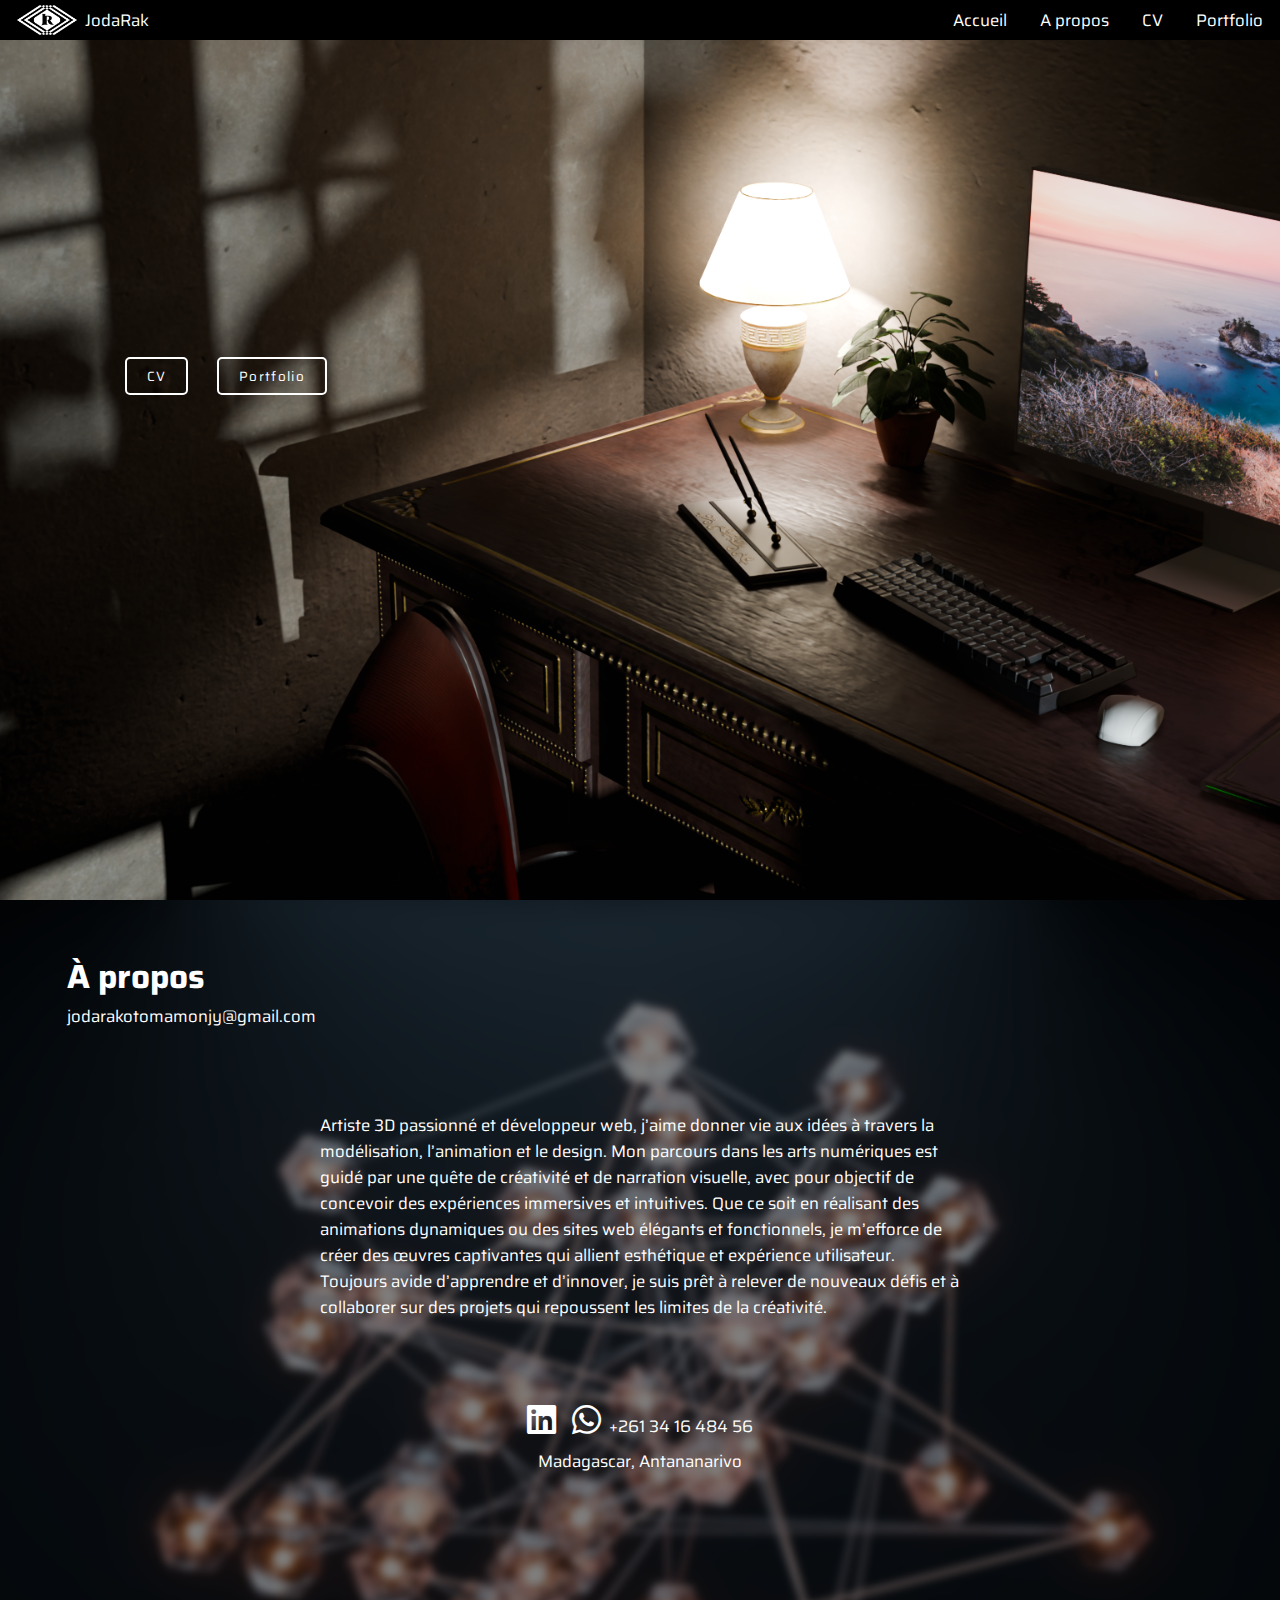
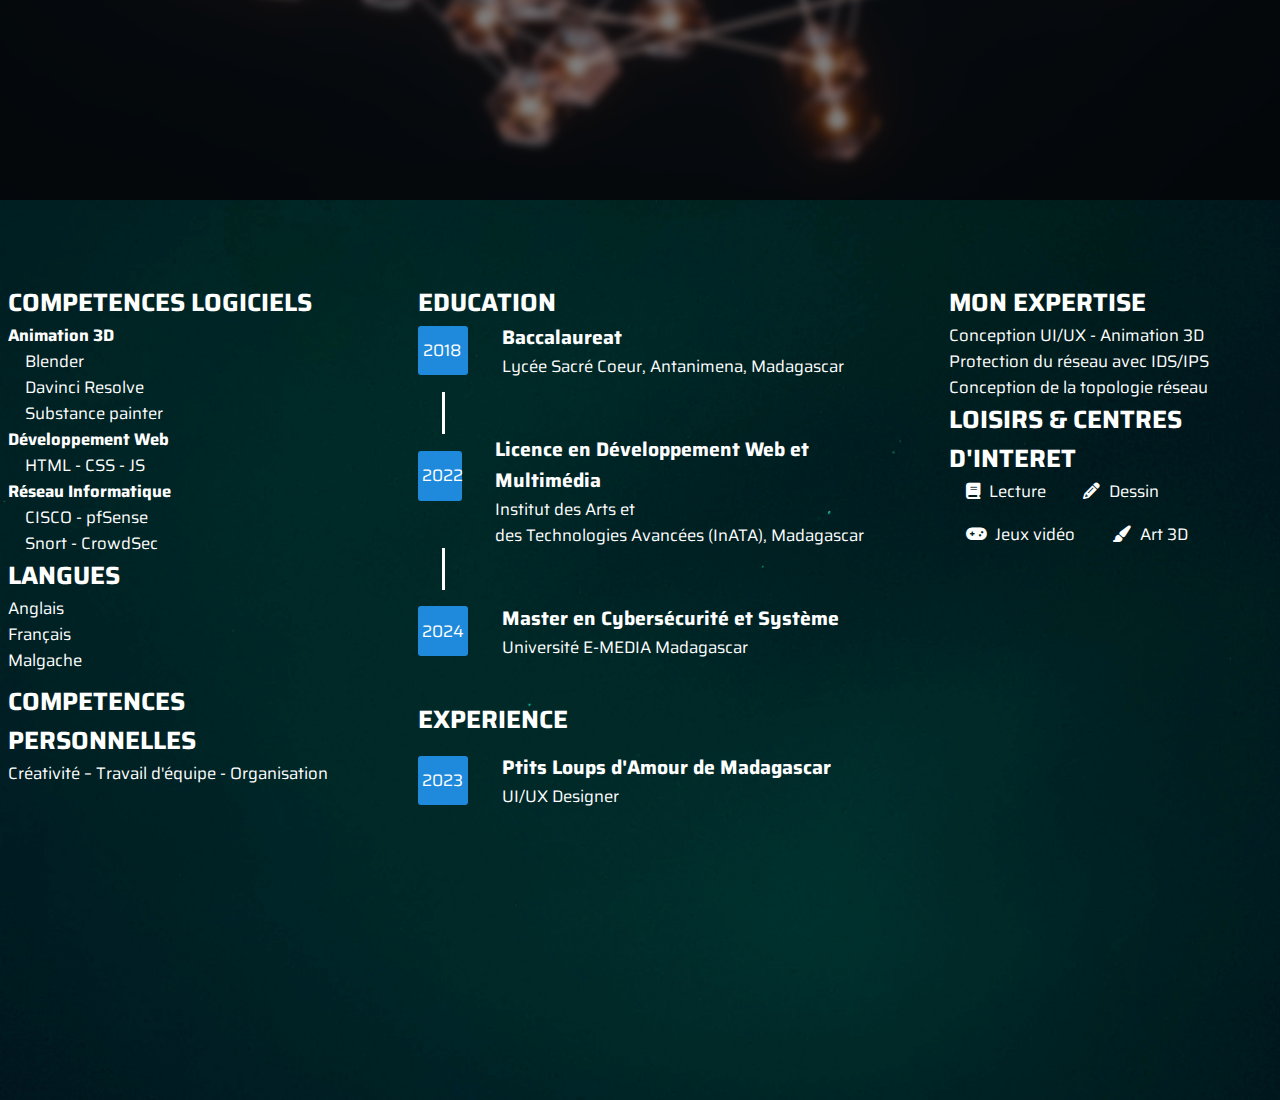
<file: index.html>
<!DOCTYPE html>
<html lang="en">
<head>
    <meta charset="UTF-8">
    <meta name="viewport" content="width=device-width, initial-scale=1.0">
    <title>Portfolio</title>

    <!-- FONT AWESOME -->
    <link rel="stylesheet" href="https://cdnjs.cloudflare.com/ajax/libs/font-awesome/6.7.2/css/all.min.css" integrity="sha512-Evv84Mr4kqVGRNSgIGL/F/aIDqQb7xQ2vcrdIwxfjThSH8CSR7PBEakCr51Ck+w+/U6swU2Im1vVX0SVk9ABhg==" crossorigin="anonymous" referrerpolicy="no-referrer" />

    <!-- FONTS -->
    <link href="https://fonts.googleapis.com/css2?family=Saira:ital,wght@0,100..900;1,100..900&display=swap" rel="stylesheet">

    <!-- STYLESHEESH -->
    <link rel="stylesheet" href="CSS/index.css">
    <link rel="stylesheet" href="CSS/responsive.css">
    <link rel="icon" href="IMG/favicon.png" type="image/x-icon">
</head>
<body>
    <header>
        <nav>
            <ul class="sidebar">
                <li onclick=hideSideBar()><a href=""><i class="fa fa-window-close fa-2x" aria-hidden="true"></i></a></li>
                <li class="btn active"><a href="#hero">Accueil</a></li>
                <li class="btn"><a href="#about">A propos</a></li>
                <li class="btn"><a href="#resume">CV</a></li>
                <li class="btn"><a href="portfolio_fr.html">Portfolio</a></li>

            </ul>
            <ul>
                <li id="logo"> <img src="IMG/White-logo.png" alt="" height="30px">&nbsp;&nbsp;JodaRak</li>
                <li class="hideOnMobile"><a href="#hero">Accueil</a></li>
                <li class="hideOnMobile"><a href="#about">A propos</a></li>
                <li class="hideOnMobile"><a href="#resume">CV</a></li>
                <li onclick="redirectToFrenchPage()" class="hideOnMobile" ><a href="portfolio_fr.html">Portfolio</a></li>
                <li class="menu-btn" onclick=showSideBar()><a href="#"><i class="fa-solid fa-bars"></i></a></li>
            </ul>
        </nav>
    </header>

    <div class="section hero" id="hero">
        <div class="content">
            <div class="name">
                <li id="weight-normal">JODA</li>
                <li id="weight-bold">RAKOTOMAMONJY</li>
                <li id="weight-light">Artiste 3D / Développeur Web</li>
            </div>
            <div class="btn-home-page">
                <button id="btn-resume"><a href="#resume">CV</a></button>
                <button id="btn-portfolio"><a href="portfolio_fr.html">Portfolio</a></button>
            </div>
        </div>
    </div>

    <div class="section about" id="about">
        <div class="content-about">
            <div class="about">
                <h1>À propos</h1>
                <span>jodarakotomamonjy@gmail.com</span>
                <p>Artiste 3D passionné et développeur web, j’aime donner vie aux idées à travers la modélisation, l’animation et le design. Mon parcours dans les arts numériques est guidé par une quête de créativité et de narration visuelle, avec pour objectif de concevoir des expériences immersives et intuitives.

                    Que ce soit en réalisant des animations dynamiques ou des sites web élégants et fonctionnels, je m’efforce de créer des œuvres captivantes qui allient esthétique et expérience utilisateur. Toujours avide d’apprendre et d’innover, je suis prêt à relever de nouveaux défis et à collaborer sur des projets qui repoussent les limites de la créativité.</p>

                <div class="contact">
                    <div class="fb">
                        <a href="https://www.linkedin.com/in/joda-a-rakotomamonjy-144389242/">
                            <i class="fa-brands fa-linkedin fa-2x"></i>
                        </a>
                    </div>
                    <div class="whatsapp">
                        <i class="fab fa-whatsapp fa-2x">
                            <span>+261 34 16 484 56</span>
                        </i>
                    </div>    
                </div>
                <div class="location">
                    <span>Madagascar, Antananarivo</span>
                </div>
            </div> 
        </div>
    </div>

    <div class="section resume" id="resume">
        <div class="content-resume">
            <div class="software-skills">
                <h2 onclick="toggleContent()" id="activebtn-skills">COMPETENCES LOGICIELS</h2>
                <div class="contentSkills" id="contentSkills">
                    <h4>Animation 3D</h4>
                    <ul>
                        <li>Blender</li>
                        <li>Davinci Resolve</li>
                        <li>Substance painter</li>
                    </ul>
                      
                    <h4>Développement Web</h4>
                    <ul><li>HTML - CSS - JS </li></ul>
                        
                    <h4>Réseau Informatique</h4>
                    <ul>
                        <li>CISCO - pfSense </br>Snort - CrowdSec
                        </li>
                    </ul>
                    <div class="language" >
                        <h2>LANGUES</h2>
                        <ul>
                            <li>Anglais</li>
                            <li>Français</li>
                            <li>Malgache</li>
                        </ul>
                    </div>
                    <div class="skills">
                        <h2>COMPETENCES <br?>PERSONNELLES</h2>
                        <ul>
                            <li>Créativité – Travail d'équipe - Organisation</li>
                        </ul>
                    </div>
                </div>       
            </div>
            <div class="container-experience">
                <div class="education">
                    <h2 onclick="toggleContentEdu()" id="activebtn-edu">EDUCATION</h2>
                    <div class="content-edu" id="content-edu">
                        <div class="edu-list">
                            <div class="high-school">
                                <div class="square">
                                    <span>2018</span>
                                </div>
                                <div class="high-school-title">
                                    <h3>Baccalaureat</h3>
                                    <p>Lycée Sacré Coeur, Antanimena, Madagascar</p>
                                </div> 
                            </div>
                            <div class="white-bar"></div>
                            <div class="bachelor-dg">
                                <div class="square">
                                    <span>2022</span>
                                </div>
                                <div class="bachelor-title">
                                    <h3>Licence en Développement Web et Multimédia</h3>
                                    <p>Institut des Arts et</br> des Technologies Avancées (InATA), Madagascar</p>
                                </div>
                            </div>
                            <div class="white-bar"></div>
                            <div class="master-degree">
                                <div class="square">
                                    <span>2024</span>
                                </div>
                                <div class="master-title">
                                    <h3>Master en Cybersécurité et Système</h3>
                                    <p>Université E-MEDIA Madagascar</p>
                                </div>
                                
                            </div>
                        </div>
                        <div class="experience">
                            <h2>EXPERIENCE</h2>
                            <div class="ptit-loup">
                                <div class="square">
                                    <span>2023</span>
                                </div>
                                <div class="exp-web">
                                    <h3>Ptits Loups d'Amour de Madagascar</h3>
                                    <p>UI/UX Designer</p>
                                </div>  
                            </div>
                        </div>
                    </div>
                </div>
            </div>
            <div class="container-creation">
                <div class="creation">
                    <h2 onclick="toggleContentWhatCanIdo()" id="activebtn-creation">MON EXPERTISE</h2>
                    <div class="content-do" id="content-do">
                        <span>Conception UI/UX - Animation 3D</br>Protection du réseau avec IDS/IPS </br>Conception de la topologie réseau
                        </span>
                        <div class="container-hobbies">
                            <h2>LOISIRS & CENTRES D'INTERET</h2>
                            <div class="reading-drawing">
                                <span><i class="fa-solid fa-book"></i>Lecture
                                </span>
                                <span><i class="fa-solid fa-pencil"></i>Dessin
                                </span>
                            </div>
                            <div class="gaming-3D">
                                <span><i class="fa-solid fa-gamepad"></i>Jeux vidéo
                                </span>
                                <span><i class="fa-solid fa-paintbrush"></i>Art 3D 
                                </span>
                            </div>
                        </div>
                    </div> 
                </div>    
            </div>
        </div>
    </div>
    <script src="JS/index.js"></script>
</body>
</html>
</file>
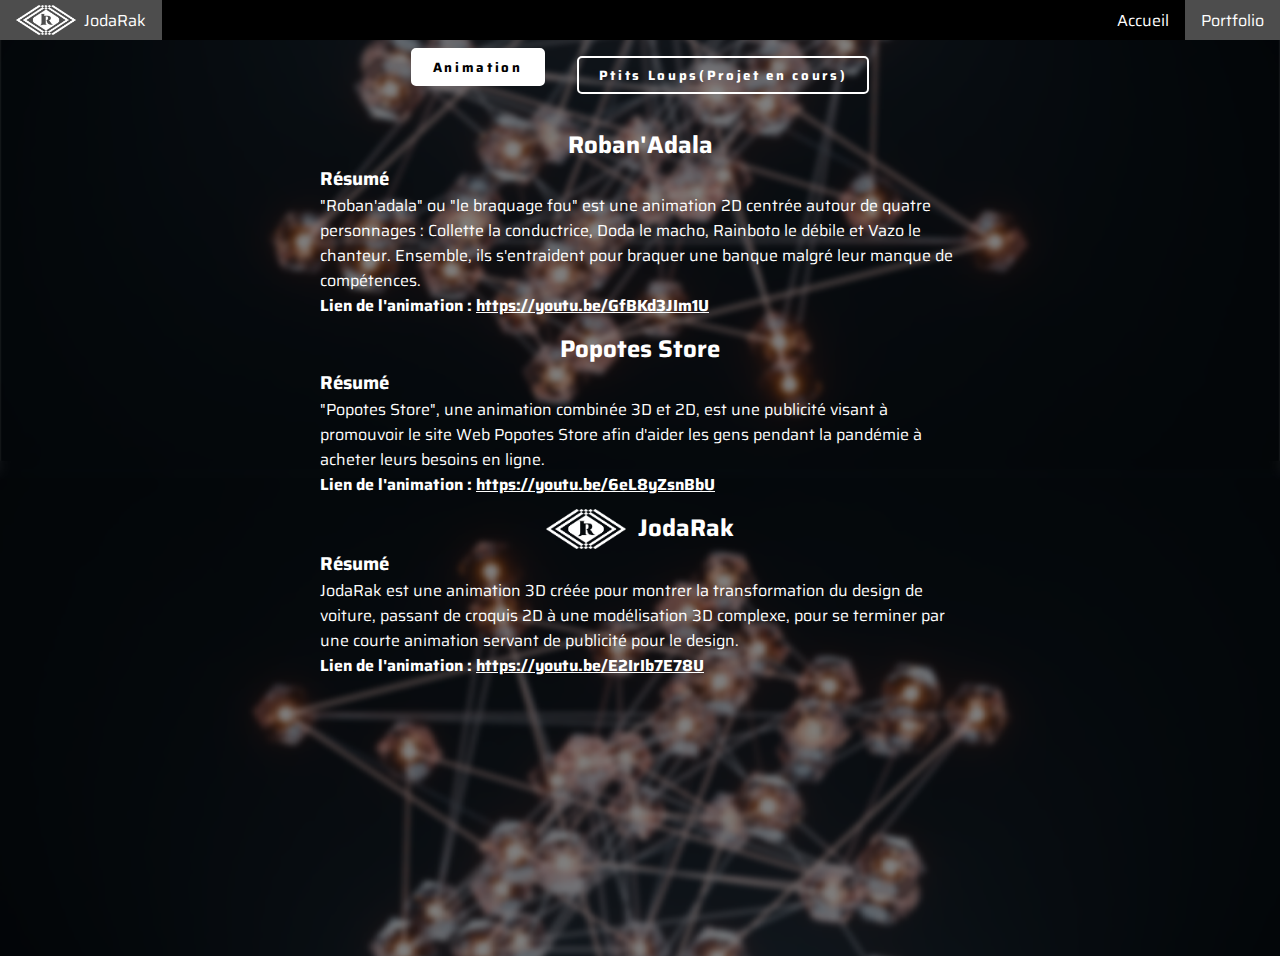
<file: portfolio_fr.html>
<!DOCTYPE html>
<html lang="en">
<head>
    <meta charset="UTF-8">
    <meta name="viewport" content="width=device-width, initial-scale=1.0">
    <title>Portfolio</title>

    <!-- FONT AWESOME -->
    <link rel="stylesheet" href="https://cdnjs.cloudflare.com/ajax/libs/font-awesome/6.7.2/css/all.min.css" integrity="sha512-Evv84Mr4kqVGRNSgIGL/F/aIDqQb7xQ2vcrdIwxfjThSH8CSR7PBEakCr51Ck+w+/U6swU2Im1vVX0SVk9ABhg==" crossorigin="anonymous" referrerpolicy="no-referrer" />

    <!-- FONTS -->
    <link href="https://fonts.googleapis.com/css2?family=Saira:ital,wght@0,100..900;1,100..900&display=swap" rel="stylesheet">

    <!-- STYLESHEESH -->
    <link rel="stylesheet" href="CSS/portfolio.css">
    <link rel="stylesheet" href="CSS/responsive.css">
</head>
<body>
    <header>
        <nav>
            <ul class="sidebar">
                <li onclick=hideSideBar()><a href=""><i class="fa fa-window-close fa-2x" aria-hidden="true"></i></a></li>
                <li class="mobile-anim"><a href="index.html">Home</a></li>
                <li class="mobile-anim active"><a href="#portfolio">Portfolio</a></li>

            </ul>
            <ul>
                <li><a href="#"><img src="IMG/White-logo.png" alt="" height="30px">&nbsp;&nbsp;JodaRak</a></li>
                <li class="hideOnMobile"><a href="index.html">Accueil</a></li>
                <li class="hideOnMobile active"><a href="#portfolio">Portfolio</a></li>
                <li class="menu-btn" onclick=showSideBar()><a href="#"><i class="fa-solid fa-bars"></i></a></li>
            </ul>
        </nav>
    </header>

    <!--CONTENT-->
    <div class="main-div">
        <div class="nav-btn">
            <button class="btnNav activeNav" id="btn-3D-anim" >Animation</button>
                <a href="Ptits-loup/index.html">
                    <button class="btnNav" id="btn-website"> Ptits Loups(Projet en cours)
                    </button>
                </a>
        </div> 
        <div class="content-div">
            <div class="anim-2D">
                <div class="roban-adala">
                    <h2>Roban'Adala</h2>
                    <h3>Résumé</h3>
                    <div class="heist-anim">
                        <span>"Roban'adala" ou "le braquage fou" est une animation 2D centrée autour de quatre personnages : Collette la conductrice, Doda le macho, Rainboto le débile et Vazo le chanteur. Ensemble, ils s'entraident pour braquer une banque malgré leur manque de compétences.</span>
                    </div>
                    <span id="highlight">Lien de l'animation : <a href="https://youtu.be/GfBKd3JIm1U" target="_blank">https://youtu.be/GfBKd3JIm1U</a></span>
                </div>
                <div class="ad">
                    <h2>Popotes Store</h2>
                    <h3>Résumé</h3>
                    <div class="ad-sum">
                        <span>"Popotes Store", une animation combinée 3D et 2D, est une publicité visant à promouvoir le site Web Popotes Store afin d'aider les gens pendant la pandémie à acheter leurs besoins en ligne.</span>
                    </div>
                    <span id="highlight">Lien de l'animation : <a href="https://youtu.be/6eL8yZsnBbU" target="_blank">https://youtu.be/6eL8yZsnBbU</a></span>
                </div>
            </div> 
            <div class="anim-3D">
                <div class="jodarak">
                    <h2><img src="IMG/White-logo.png" alt="" height="40px">&nbsp;&nbsp;JodaRak</h2>
                    <h3>Résumé</h3>
                    <div class="ad-sum">
                        <span>JodaRak est une animation 3D créée pour montrer la transformation du design de voiture, passant de croquis 2D à une modélisation 3D complexe, pour se terminer par une courte animation servant de publicité pour le design.</span>
                    </div>        
                    <span id="highlight">Lien de l'animation : <a href="https://youtu.be/E2IrIb7E78U" target="_blank">https://youtu.be/E2IrIb7E78U</a></span>
                </div>
            </div>
        </div>
    </div>
    <script src="JS/index.js"></script>
</body>
</html>
</file>
<file: CSS/index.css>
@import url('https://fonts.googleapis.com/css2?family=Saira:wght@400;700&display=swap');
*{
    margin: 0;
    padding: 0;
    font-family: 'Saira', serif;
    color: white;
}

html{
    scroll-behavior: smooth;
    font-size: clamp(.5rem, 1.3vw, 3rem);
}

body{
    min-height: 100vh;
}
/*NAVBAR*/
    nav{
        background-color: black;
        position: fixed;
        width: 100%;
        z-index: 999;
        top: 0;
    }

    nav ul{
        display: flex;
        justify-content: flex-end;
        list-style: none;
        align-items: center;
    }

    nav ul li{
        height: 40px;
        display: flex;
        align-items: center;
    }

    nav #logo{
        padding-left: 1em;
    }

    nav ul li a{
        text-decoration: none;
        padding: 0em 1em;
        height: 100%;
        display: flex;
        align-items: center;
        transition: .5s all ease;
    }

    nav ul li a:hover{
        background-color: rgb(77, 77, 77);  
    }

    nav li:first-child{
        margin-right: auto;
    }

    .sidebar{
        position: fixed;
        top: 0;
        right: 0; 
        height: 100vh;
        width: 250px;
        z-index: 999;
        background-color: rgba(0, 0, 0, 0.468);
        display: none;
        flex-direction: column;
        align-items: flex-start;
        justify-content: flex-start;
        backdrop-filter: blur(5px);
    }

    .sidebar li{
        width: 100%;
    }

    .sidebar li a{
        width: 100%;
    }

    .menu-btn{
        display: none;
    }

    .active{
        background-color: rgb(77, 77, 77);  
    }
    
/*HERO SECTION*/
    .hero{
        width: 100%;
        height: 100vh;
        background-image: url("../IMG/Hero-image.png")!important;
        background-size: cover;
        background-position: center;
        background-repeat: no-repeat;
    }

     .section .content{
        max-width: 90%;
        font-size: .5rem; 
        padding-top: 30em;
        padding-left: 15em;
    }

    .section .content .name{
        color: white;
        animation: fadeIn 1s ease forwards;
        opacity: 0;
    }
     @keyframes fadeIn {
        0% {
            opacity: 0;
            transform: translateY(20px);
          }
          100% {
            opacity: 1;
            transform: translateY(0);
          }    
     }
     
    .name li{
        list-style: none;
        margin: 0;
        
    }

    .name #weight-normal{
        font-family: 'Saira', serif;
        font-weight: 400;
        font-size: 3rem;
        line-height: .7em;

    }

    .name #weight-bold{
        font-family: 'Saira', serif;
        font-weight: 900;
        font-size: 2.5rem;
        line-height: .9em;
        font-size: 3rem;
    }

    .name #weight-light{
        font-family: 'Saira', serif;
        font-weight: 200;
        font-size: 1rem;
        letter-spacing: .2em;
        line-height: .9em;
    }

    .btn-home-page{
        margin-top: 1.5em;
        font-family: 'Saira', serif;
        font-weight: 400;
       
    }

    .btn-home-page button{
        padding: .5em 1.5em;
        background: none;
        border: none;
        cursor: pointer;
        transition: all .5s ease;
        
    }

    .btn-home-page button a{
        text-decoration: none;
    }

    .btn-home-page #btn-resume{
        margin-right: 2em;
    }

    .btn-home-page #btn-resume, #btn-portfolio{
        border: solid white 2px;
        border-radius: 5px;
        letter-spacing: .1em;
    }

    .btn-home-page button:hover{
        transform: translateY(-5px);
        color: black !important;
    }


/*ABOUT SECTION*/
    .about{
        width: 100%;
        height: 100vh;
        background-image: url('../IMG/Img-about.png')!important;
        background-size: cover;
        background-position: center;
        background-repeat: no-repeat;
    }

    .section .content-about .about{
        padding-top: 3em;
    }

    .about h1{
        padding: 0;
        margin: 0;
        margin-left: 2em;
    }

    .about span{
        margin-left: 4em;
    }

    .about p{
        margin-top: 5em;
        width: 80%;
        margin-left: auto;
        margin-right: auto;
    }

    .about .contact{
        display: flex;
        margin-top: 5em;
        justify-content: center;
        gap: 1em;
    }

    .about .contact .whatsapp a{
        text-decoration: none;
        align-items: center;
    }



    .about .contact .whatsapp span{
        margin: 0;
        font-size: 1rem;
    }

    .about .location{
        text-align: center;
        margin-top: .5em;
    }

    .about .location span{
        margin: 0;

    }

/*RESUME SECTION*/   
    .resume{
        width: 100%;
        height: 100vh;
        background-image: url('../IMG/Img-resume.jpg')!important;
        background-size: cover;
        background-position: center;
        background-repeat: no-repeat;
    }

    .content-resume{
        padding-top: 5em;
        padding-right: .5em;
        padding-left: .5em;
        display: flex;
        gap: 5em;
        justify-content: center;
    }

    .software-skills ul{
        list-style: none;
        margin: 0;
        padding:  0em 1em;
    }

    .software-skills h4{
        margin: 0;
        padding: 0;
    }

    .language{
        font-family: 'Saira', serif;
        margin-bottom: .5em;
    }

    .language h2{
        margin: 0;
    }

    .language ul {
        list-style: none;
        margin: 0;
        padding: 0;
    }

    .high-school{
        display: flex;
        margin-bottom: .8em;
    }

    .high-school .high-school-title{
        margin-left: 2em;
    }

    .high-school .high-school-title h3,.high-school .high-school-title p {
        margin: 0;
        padding: 0;

    } 
    .high-school .square{
        background-color: rgb(31, 138, 219);
        width:3em;
        height: 3em;
        border-radius: 3px;
        margin-top: .2em;
    }

    .high-school .square span{
        position: relative;
        top: 23%;
        left: 10%;
    }
/*HIGH SCHOOL*/
.white-bar{
        background-color: white;
        width: .2em;
        height: 2.5em;
        margin-left: 1.4em;
    }

/*BACHELOR DEGREE*/
    .bachelor-dg{
        display: flex;
    }

    .bachelor-dg .square{
        background-color: rgb(31, 138, 219);
        width:3em;
        height: 3em;
        border-radius: 3px;
        margin-top: 1em;   
    }

    .bachelor-dg .square span{
        position: relative;
        top: 23%;
        left: 8%;
    }

    .bachelor-dg .bachelor-title{
        margin-left: 2em;
    }

    .bachelor-dg .bachelor-title h3, .bachelor-dg .bachelor-title p{
        padding: 0;
        margin: 0;
    }

/*BACHELOR DEGREE*/
/*MASTER DEGREE*/
    .master-degree{
        display: flex;
    }

    .master-degree .square{
        background-color: rgb(31, 138, 219);
        width:3em;
        height: 3em;
        border-radius: 3px;
        margin-top: 1em;
    }

    .master-degree .square span{
        position: relative;
        top: 23%;
        left: 8%;
    }

    .master-degree .master-title{
        margin-left: 2em;
        margin-top: .8em;
    }

    .master-degree .master-title h3, .master-degree .master-title p{
        margin: 0;
        padding: 0;
    }

/*EXPERIENCE*/
    .experience{
        margin-top: 2.4em;
    }

    .container-experience .experience .ptit-loup{
        display: flex;
    }

    .container-experience .experience .ptit-loup h3, .container-experience .experience .ptit-loup p{
        margin: 0;
        padding: 0;
    }

    .container-experience .experience .ptit-loup .exp-web{
        margin-left: 2em;
        margin-top: .8em;
    }

    .ptit-loup .square{
        background-color: rgb(31, 138, 219);
        width:3em;
        height: 3em;
        border-radius: 3px;
        margin-top: 1em;
    }

    .ptit-loup .square span{
        position: relative;
        top: 23%;
        left: 8%;
    }


/*PERSONAL SKILLS*/ 
    .skills{
        font-family: 'Saira', serif;
    }

    .skills h2{
        margin: 0;
    }

    .skills ul{
        margin: 0;
        list-style: none;
        padding: 0;
    }

/*CREATION*/
    .container-creation{
        font-family: 'Saira', serif;
    }

/*WHAT CAN I DO SECTION*/

    .container-creation .container-hobbies .reading-drawing {
        margin-bottom: 1em;
    }

    .container-creation .container-hobbies .reading-drawing span{
        padding: .5em;
        margin: .5em;
    }  
    
    .container-creation .container-hobbies .reading-drawing .fa-book{
        padding-right: .5em;
    }

    .container-creation .container-hobbies .reading-drawing .fa-pencil{
        padding-right: .5em;
    }

    .container-creation .container-hobbies .gaming-3D span{
        padding: .5em;
        margin: .5em;
    }

    .container-creation .container-hobbies .gaming-3D .fa-gamepad{
        padding-right: .5em;
    }

    .container-creation .container-hobbies .gaming-3D .fa-paintbrush{
        padding-right: .5em;
    }
</file>
<file: CSS/responsive.css>
@media (max-width:500px){
    .hideOnMobile{
        display: none !important;
        font-size: 1rem;
    }
    .main-div{
        padding: 0em 2em;
        padding-bottom: 2em;
    }
    
    .main-div .content-div{
        width: 100%;
    }

    .menu-btn{
        display: block;
    }

    /*BUTTON PORTFOLIO*/
    .main-div .nav-btn button{
        padding: .5em;
    }

    /*HERO SECTION*/
    .section .content{
        font-size: .5rem; 
        padding-top: 5em;
        padding-left: 2em;

    }

    .name #weight-normal{
        font-size: 2rem; 
    }

    .name #weight-bold{
        font-size: 2rem; 
    }

    .name #weight-light{
        font-size: .9rem; 
    }

    .hero{
        height: 100vh;
    }

    /*ABOUT*/
    .about{
        height: 100vh;
    }

    .about .contact{
        margin-top: 2em;
    }

    .about .location{
        padding-bottom: 3em;
    }

    /*RESUME*/
    .resume{
        height: 100vh;
    }
}

@media (max-width:768px){
  /*HERO SECTION*/
    .section .content{
        max-width: 90%;  
        padding-top: 35em;
        padding-left: 2em;
    }

    .about{
        height: auto;
    }
}

@media (min-width:1200px){
    .about p{
        width: 50%;
    }

    .about{
        height: 100vh;
    }
}

@media(max-width:1024px){
    .resume{
        min-height:100vh;
        overflow: auto;
    }

    html{
        font-size: clamp(.5rem, 1.3vw, 3rem);
    }

    .content-resume{
        display: flex;
        flex-direction: column;
        align-items: center;
        padding-top: 10em;
        gap: 3em;
    }

    .content-resume .contianer-experience{
        padding-top: -2em;
    }

    .content-resume .software-skills {
        text-align: center;
    }

    .content-resume .software-skills .language h2{
        border: unset;
        cursor: unset;
    }

    .content-resume .software-skills .skills h2{
        border: unset;
        cursor: unset;
    }



     /*WHAT CAN I DO*/
     .content-resume .container-creation .creation {
        text-align: center;
    }

    .content-resume .container-creation .creation .content-do{
        height: 0;
        overflow-y: hidden;
    }

     /*HIDE-SHOW CONTENT*/
     .content-resume .software-skills .contentSkills{
        height: 0;
        overflow-y: hidden;
        opacity: 0;  
    }

    .content-resume .software-skills #activebtn-skills{
        cursor: pointer;
        border: white 2px solid;
        border-radius: 5px;
        margin-bottom: 1em;

    }
    .content-resume .container-experience .education h2{
        text-align: center;
    }

    .content-resume .container-experience .education #activebtn-edu{
        text-align: center;
        cursor: pointer;
        border: white 2px solid;
        margin-right: auto;
        margin-left: auto;
        width: 270px;
        border-radius: 5px;
        margin-bottom: 1em;
    }

    .content-resume .container-experience .experience h2{
        border: unset;
        cursor: unset;
    }
       .creation .content-do .container-hobbies h2{
        border: unset;
        cursor: unset;
    }


    .content-resume .container-creation .creation #activebtn-creation{
        text-align: center;
        cursor: pointer;
        border: white 2px solid;
        width: 270px;
        border-radius: 5px;
        margin-bottom: 1em;
        margin-left: auto;
        margin-right: auto;
    
    }

    .content-resume .container-experience .education .content-edu{
        height: 0;
        overflow-y: hidden;
    }


}
</file>
<file: CSS/portfolio.css>
@import url('https://fonts.googleapis.com/css2?family=Saira:wght@400;700&display=swap');
*{
    margin: 0;
    padding: 0;
    font-family: 'Saira', serif;
    color: white;
}

html{
    scroll-behavior: smooth;
}

body{
    min-height: 100vh;
    background-image: url('../IMG/portfoliobackground.png') !important;
    background-size: cover;
    background-position: center;
    background-repeat: no-repeat;
}

/*NAVBAR*/
    nav{
        background-color: black;
        position: fixed;
        width: 100%;
        z-index: 999;
        top: 0;
    }

    nav ul{
        display: flex;
        justify-content: flex-end;
        list-style: none;
        align-items: center;
    }

    nav ul li{
        height: 40px;
    }

    nav ul li a{
        text-decoration: none;
        padding: 0em 1em;
        height: 100%;
        display: flex;
        align-items: center;
        transition: .5s all ease;
    }

    nav ul li a:hover{
        background-color: rgb(77, 77, 77);  
    }

    nav li:first-child{
        margin-right: auto;
    }

    .sidebar{
        position: fixed;
        top: 0;
        right: 0; 
        height: 100vh;
        width: 250px;
        z-index: 999;
        background-color: rgba(0, 0, 0, 0.468);
        display: none;
        flex-direction: column;
        align-items: flex-start;
        justify-content: flex-start;
        backdrop-filter: blur(5px);
    }

    .sidebar li{
        width: 100%;
    }

    .sidebar li a{
        width: 100%;
    }

    .menu-btn{
        display: none;
    }

/*CONTENT PORTFOLIO*/
    .nav-btn .btnNav{
        background: none;
        border: none;
        cursor: pointer;
        border: solid white 2px;
        border-radius: 5px;
        color: rgb(255, 255, 255);
        border: solid white 2px;
        padding: .5em 1.5em;
        margin-bottom: 1.5em;
        letter-spacing: .2em;
        font-weight: 700;
        transition: all .5s ease;
    }

    .nav-btn .btnNav a{
        text-decoration: none;
    }

    .nav-btn button:hover{
        background-color: white;
        color: black; 
    }

    .main-div{
        margin-top: 3.5em; 
        padding-bottom: 1em;
    }

    .main-div .content-div{
        width: 50%;
        display: flex;
        flex-direction: column;
        margin-right: auto;
        margin-left: auto;
        
    }

    .main-div .nav-btn{
        display: flex;
        justify-content: center;
        gap: 2em;
    }

    .main-div .content-div h2{
        text-align: center;
        margin-top: .5em;
    }

    .content-div  #highlight{
        font-weight: 700;
    }

    .activeNav{
        transform: translateY(-8px) !important;
        color: black !important;
        background-color: white !important;
    }

    .active{
        background-color: rgb(77, 77, 77);  
    }

    .jodarak h2{
        display: flex;
        justify-content: center;

    }
</file>
